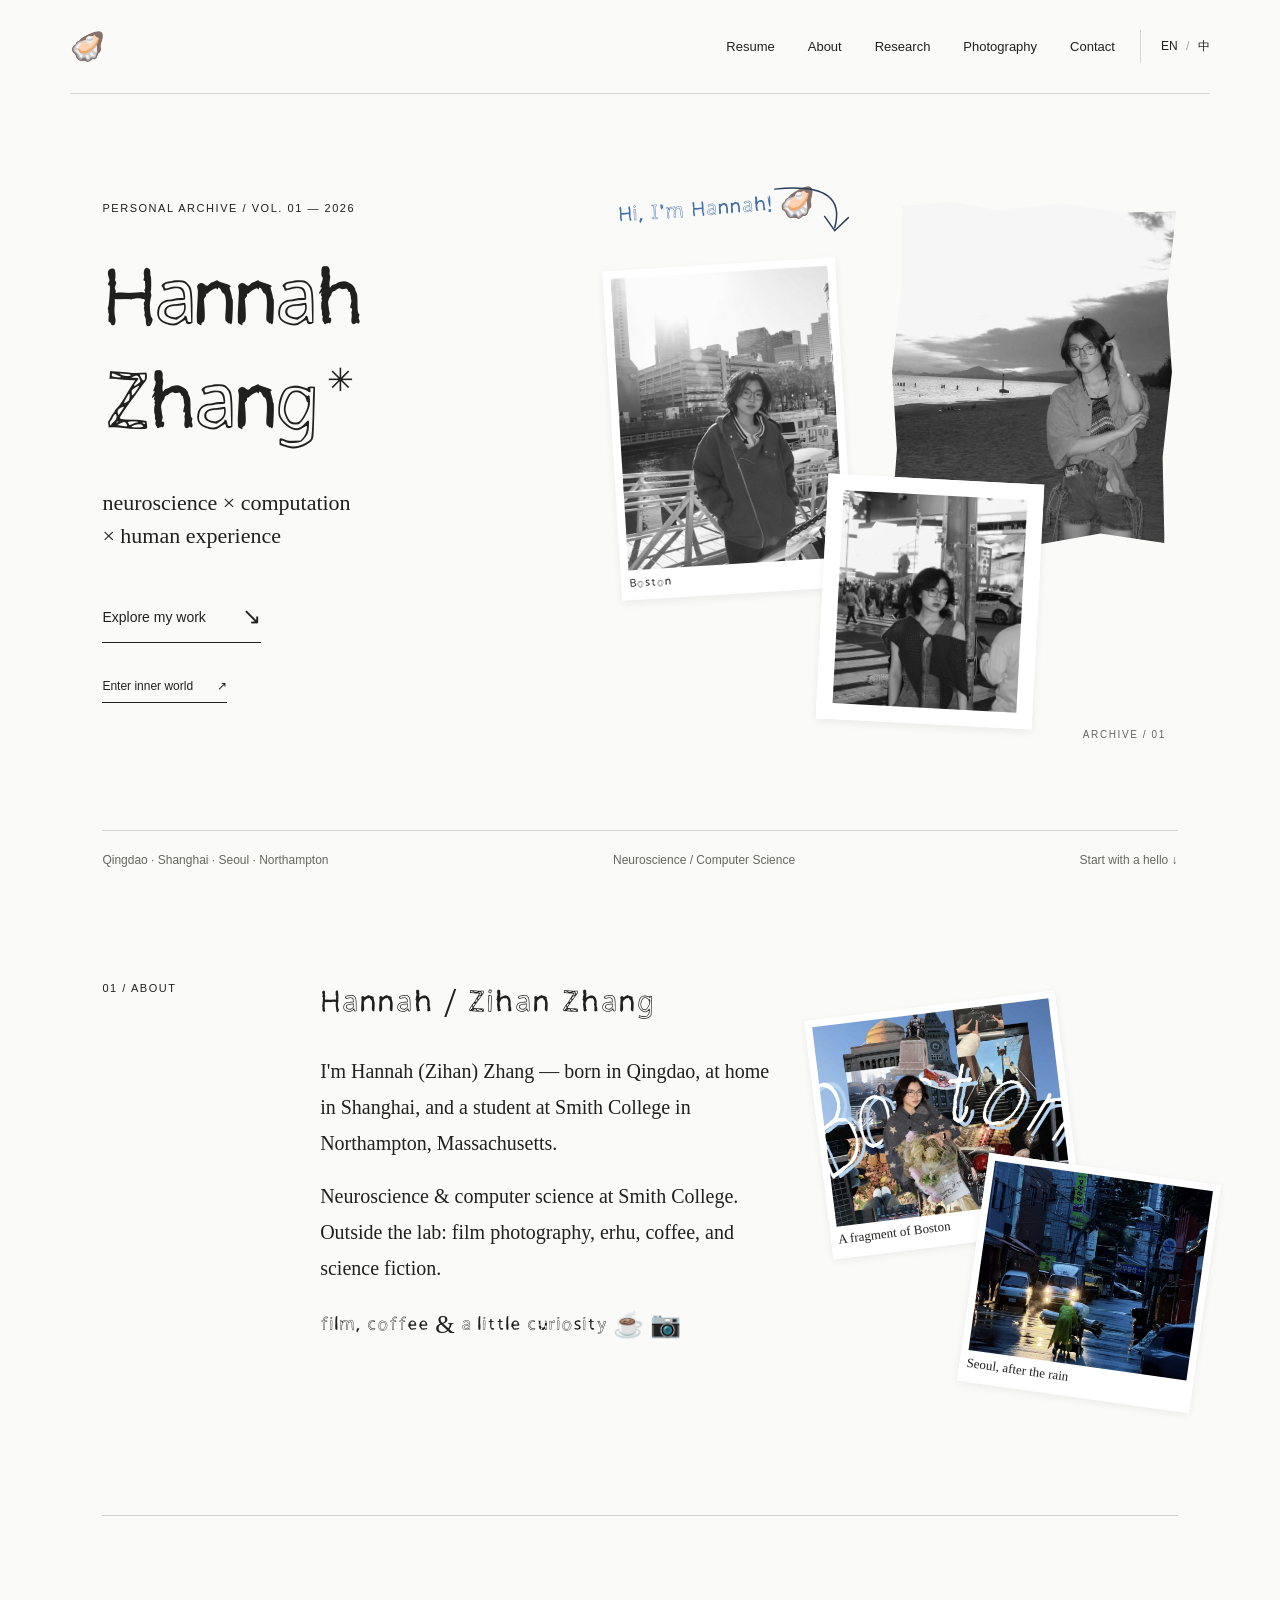
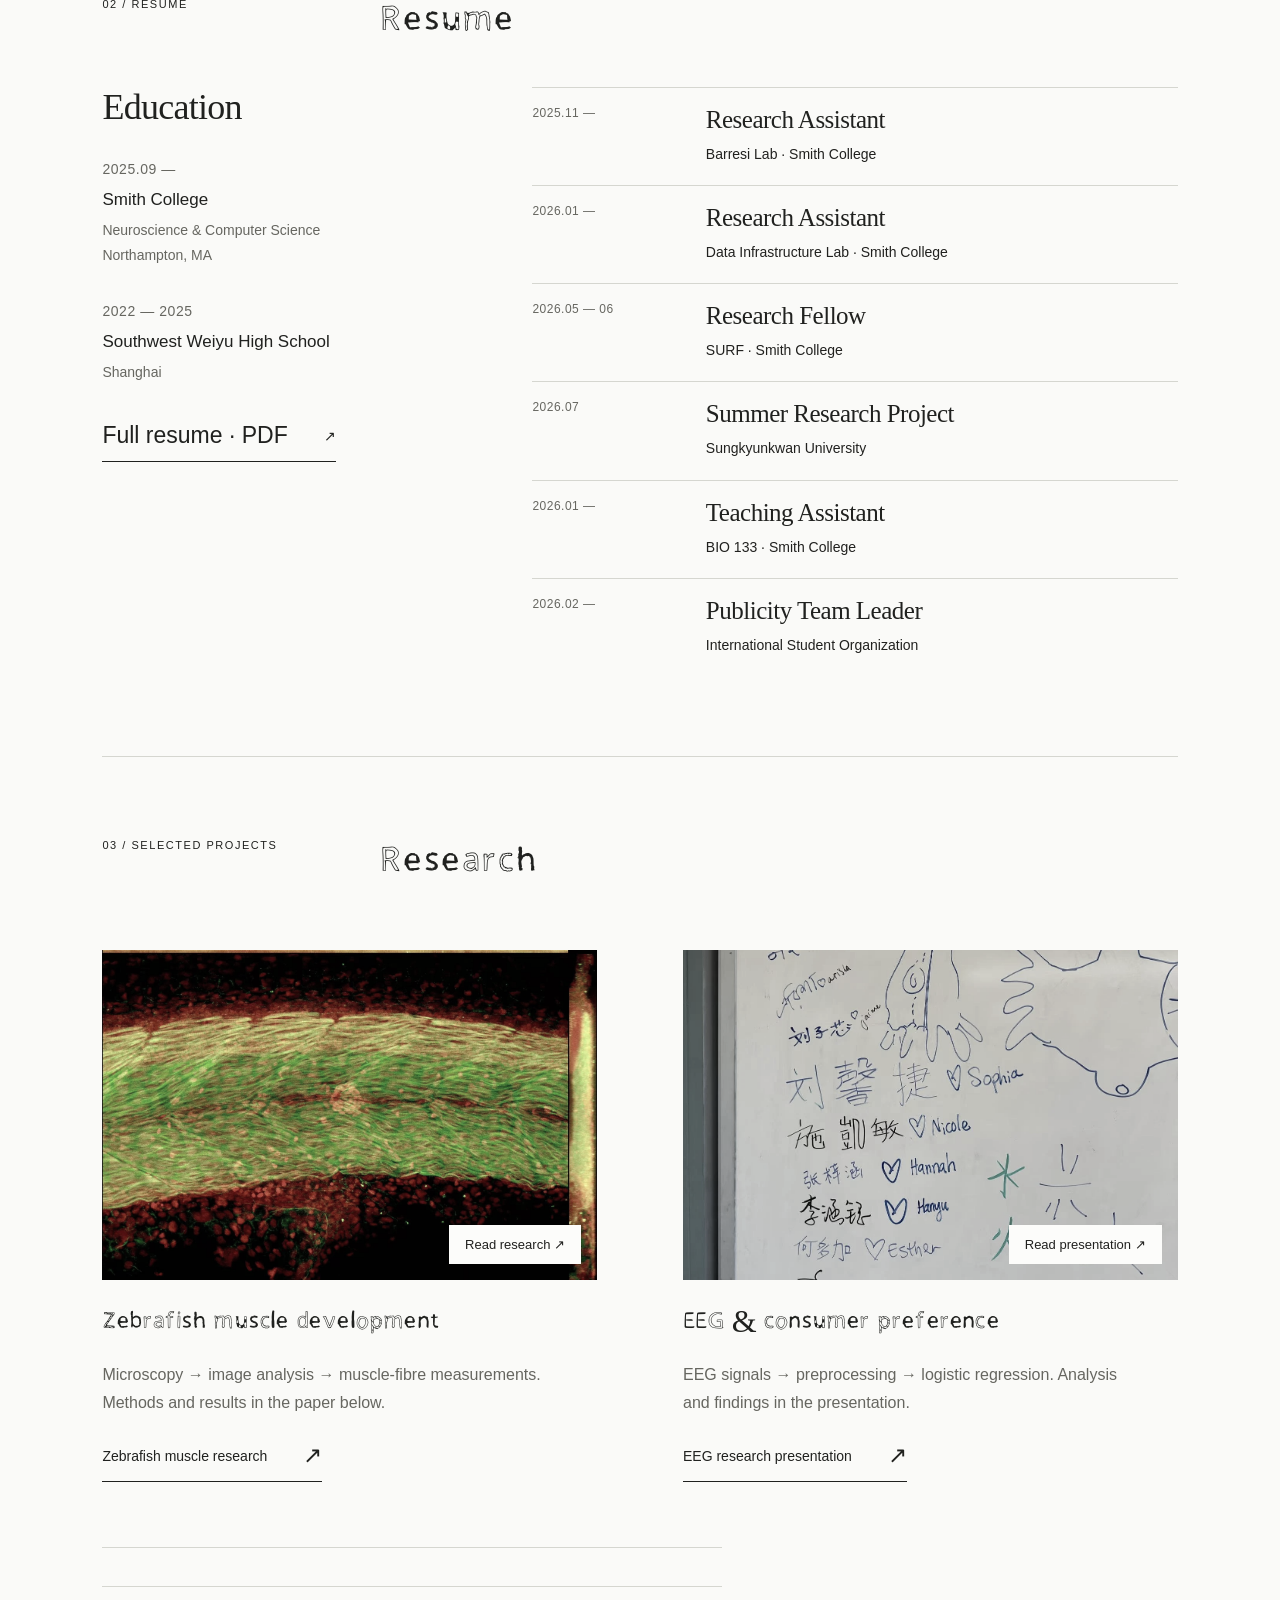
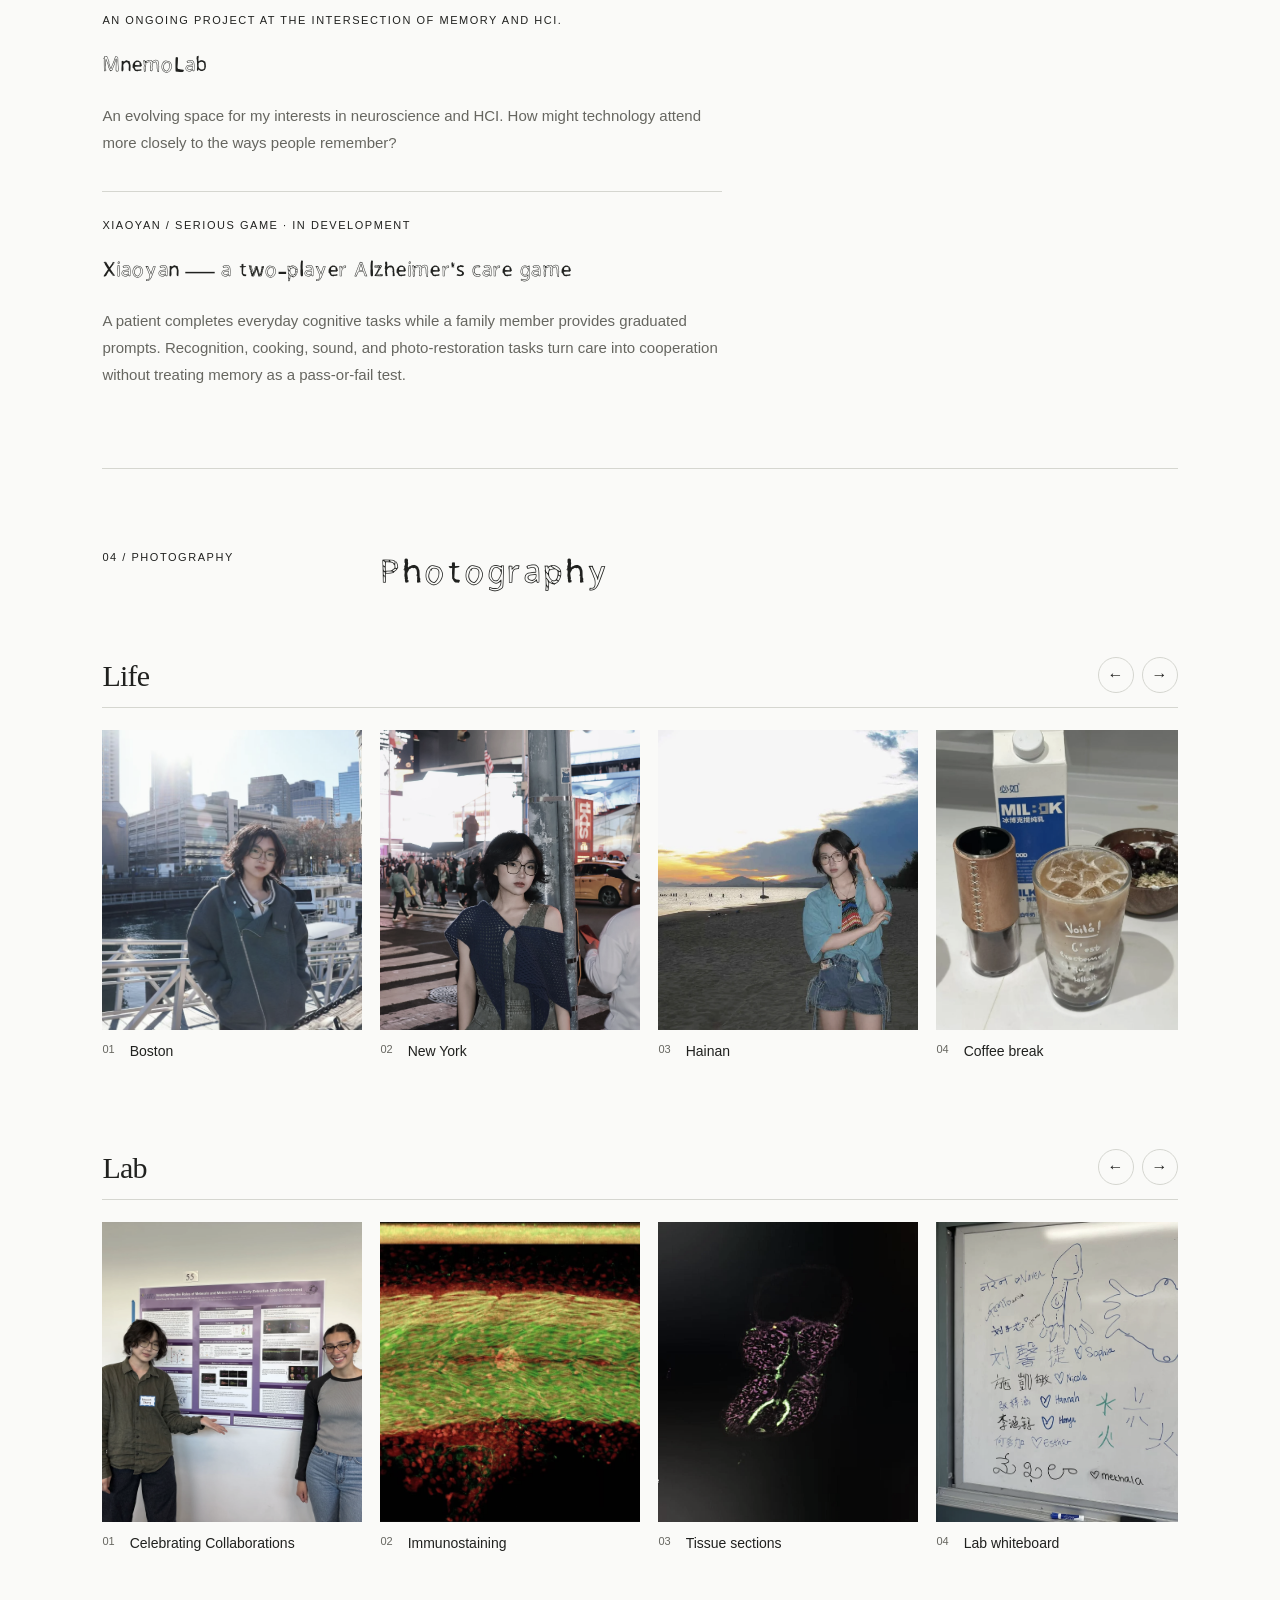
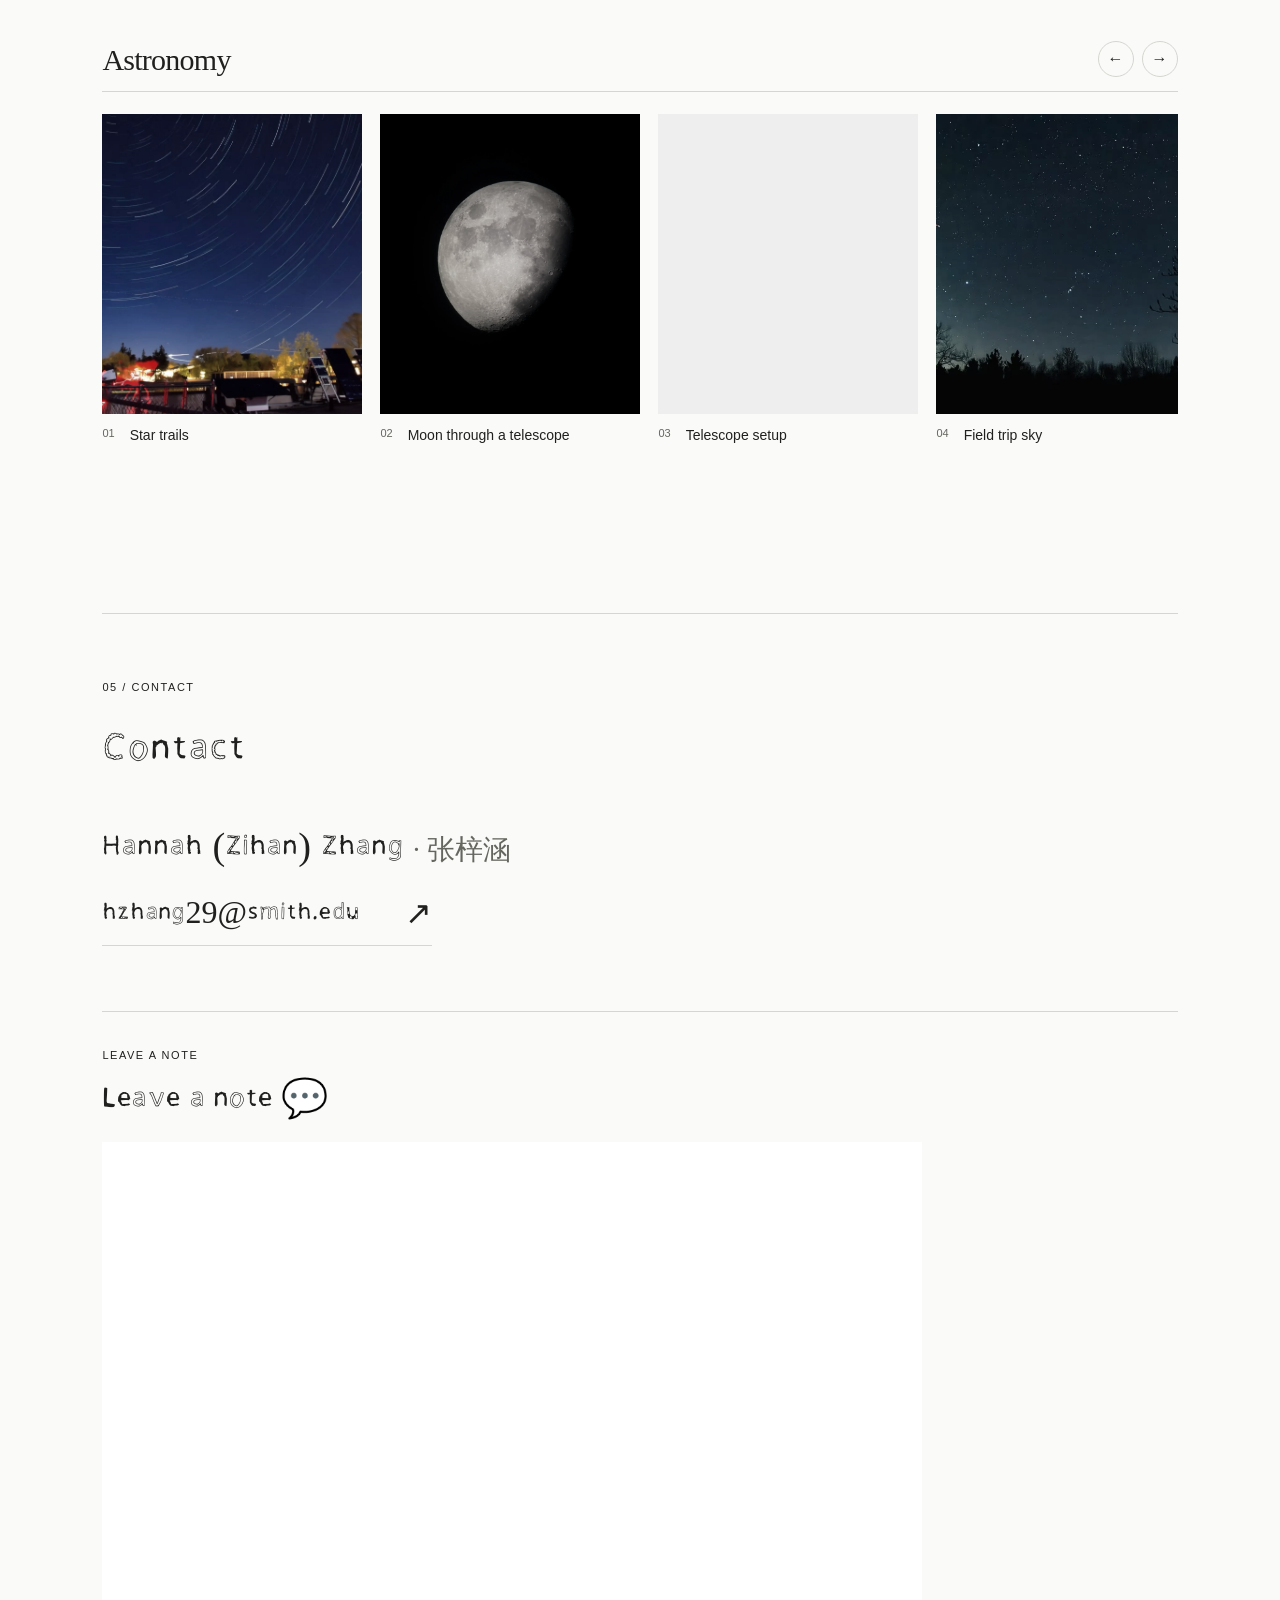
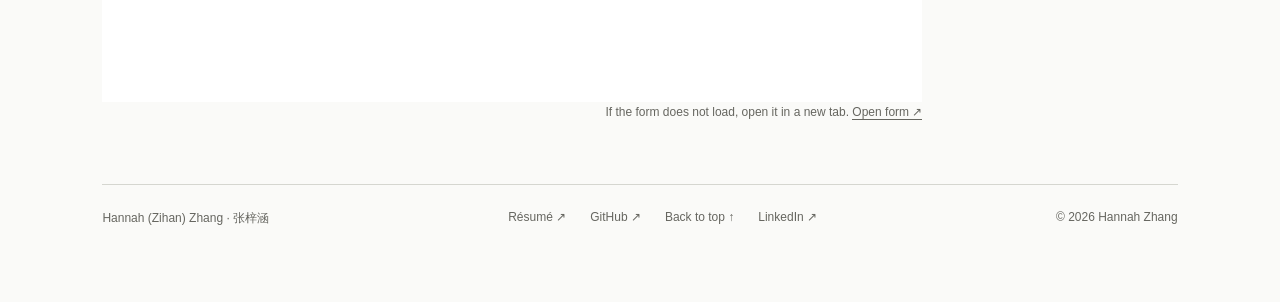
<file: index.html>
<!doctype html>
<html lang="en"><head><meta charset="utf-8"><meta name="viewport" content="width=device-width,initial-scale=1"><meta name="description" content="Hannah (Zihan) Zhang — neuroscience, computer science, and human-computer interaction. Research, projects, and observations."><meta name="theme-color" content="#fafaf8"><title>Hannah Zhang — Research & Design</title><link rel="stylesheet" href="style.css?v=20260905-2"><script src="site.js?v=20260905-2" defer></script><script src="archive.js?v=20260905-2" defer></script></head><body><a class="skip" href="#main">Skip to content</a><div id="site"></div></body></html>
</file>
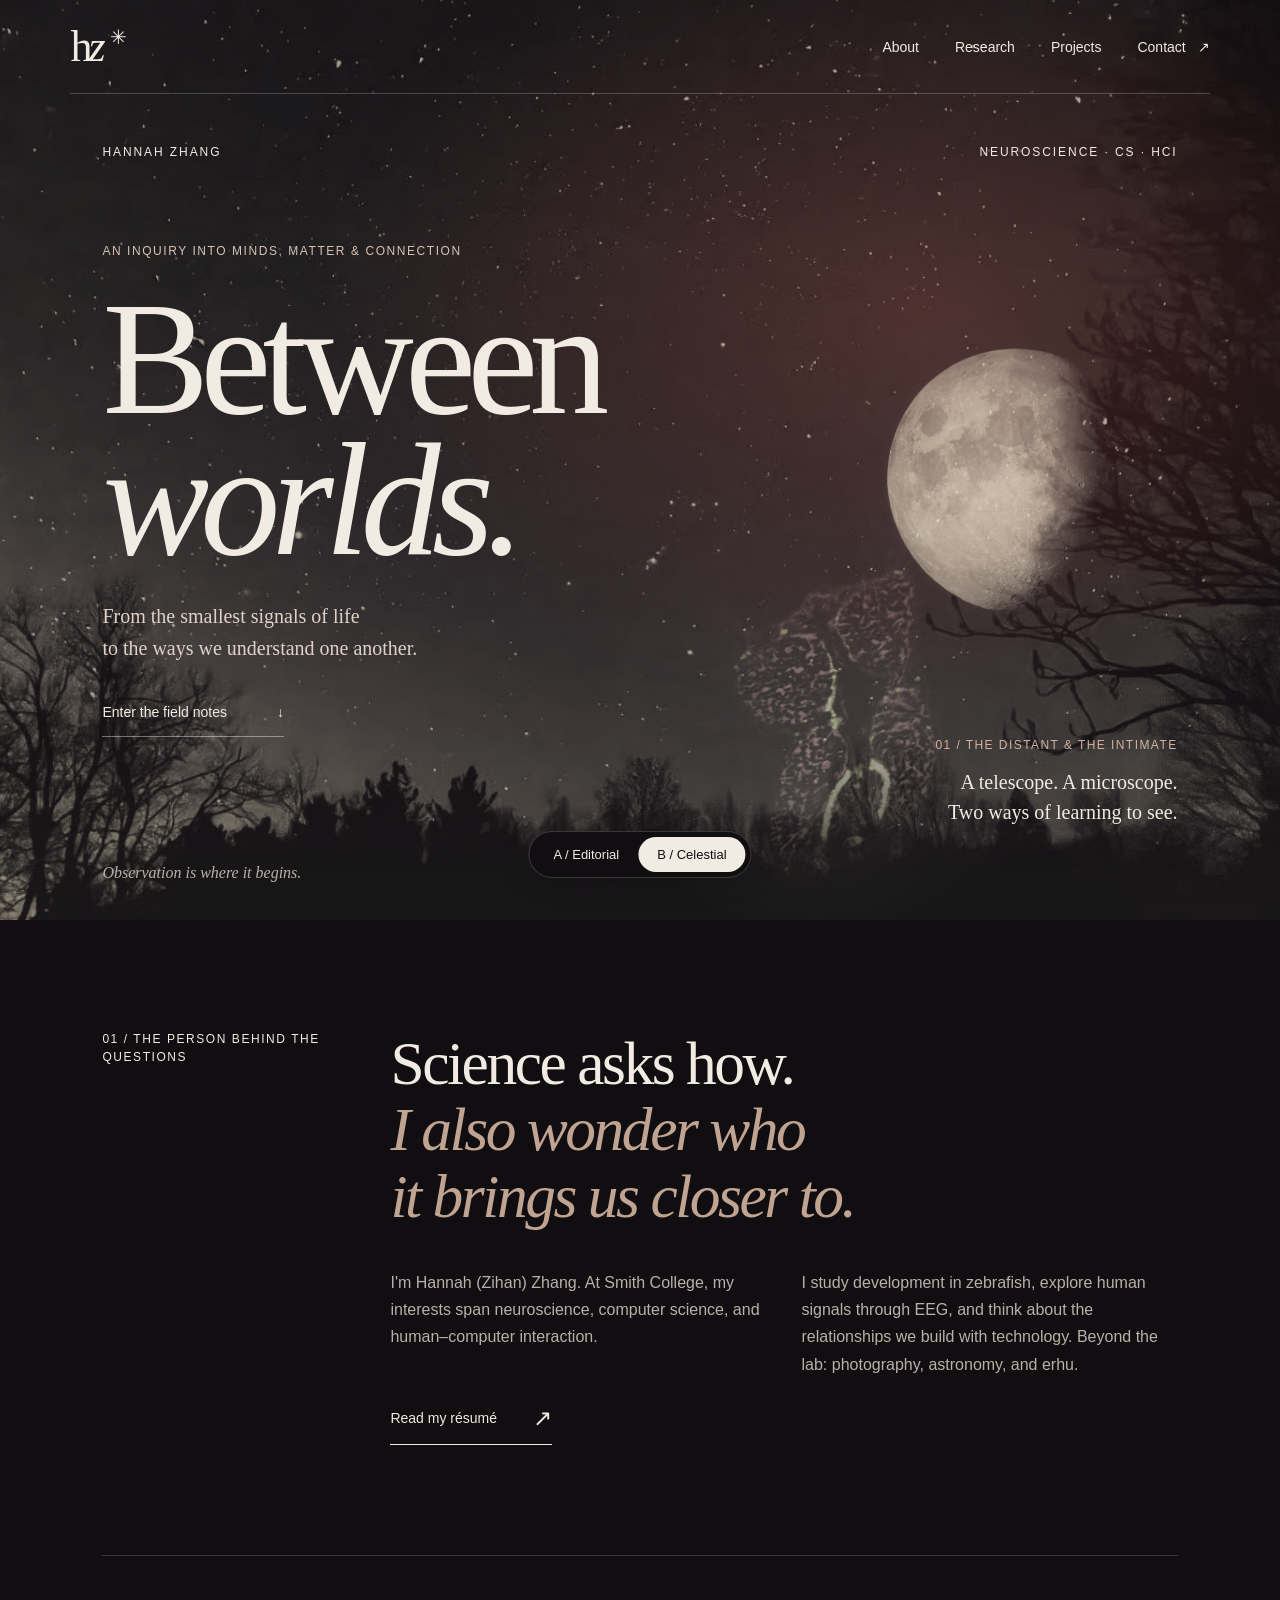
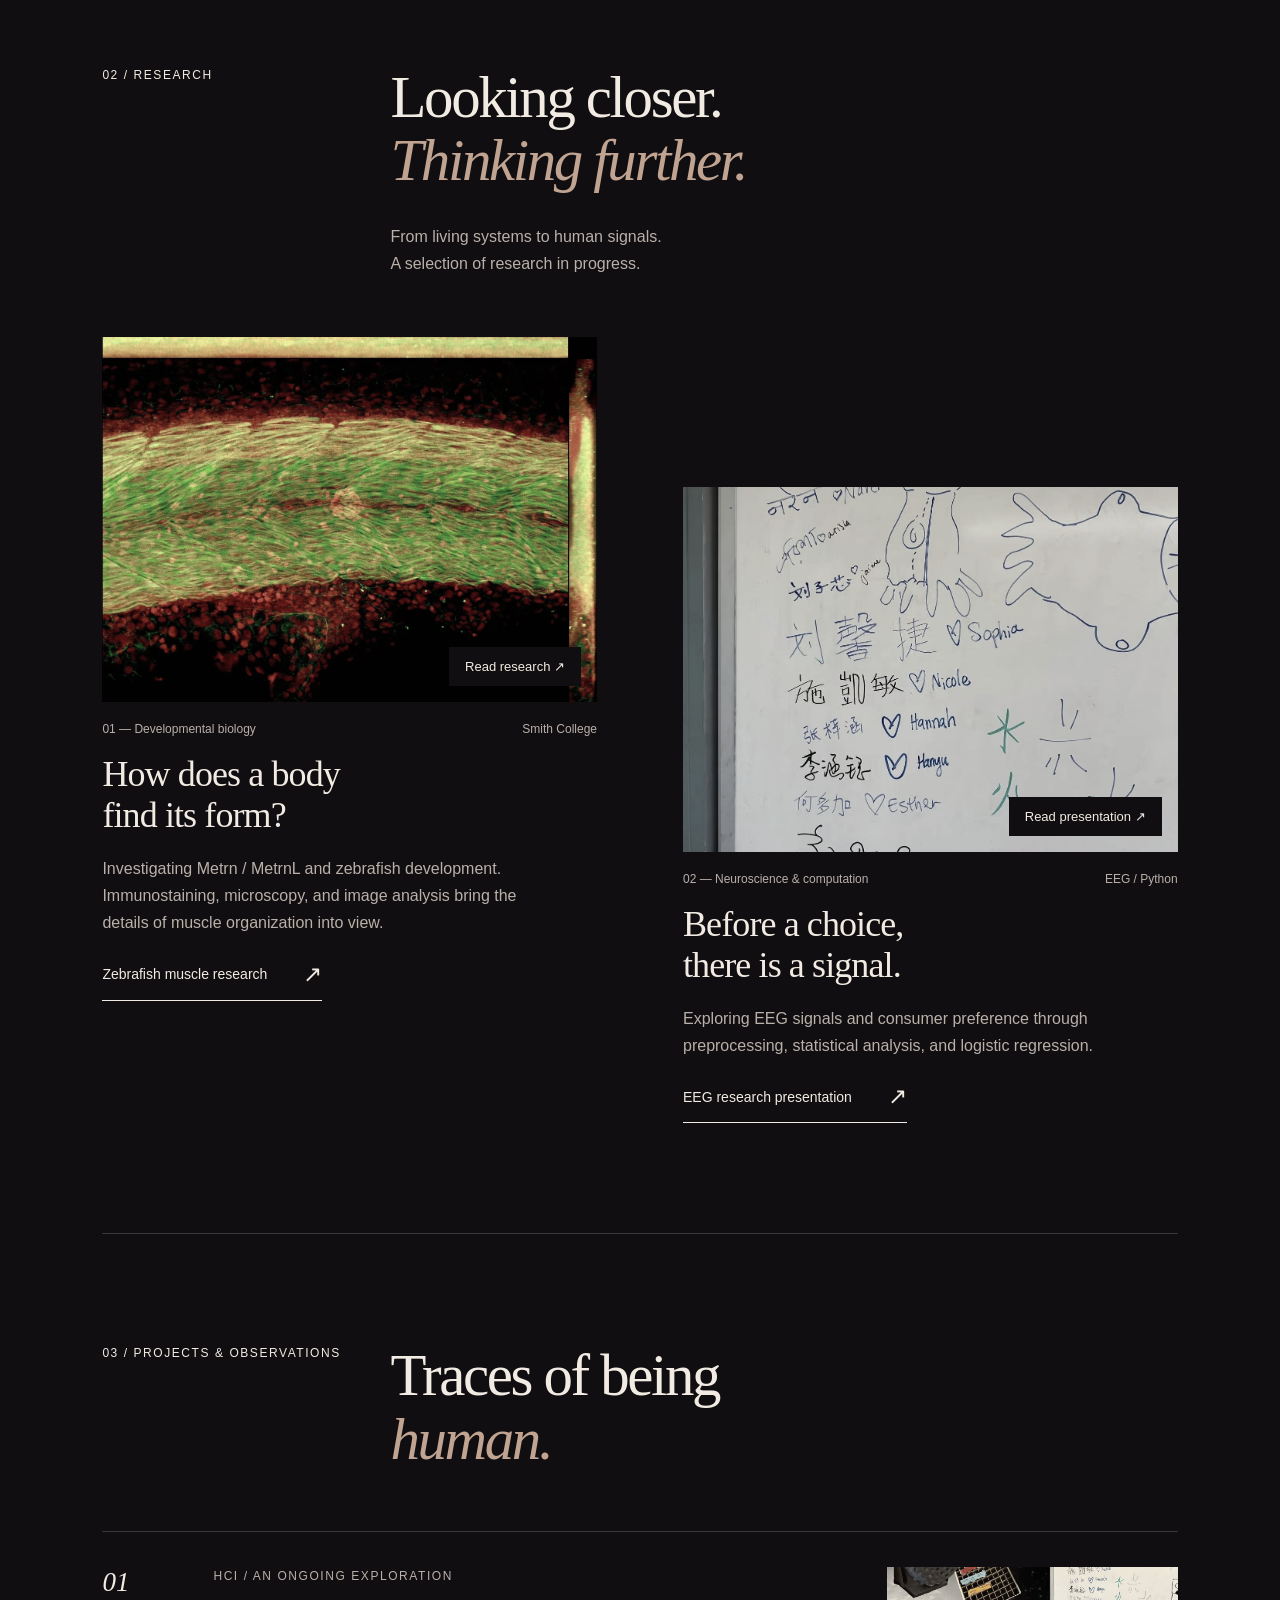
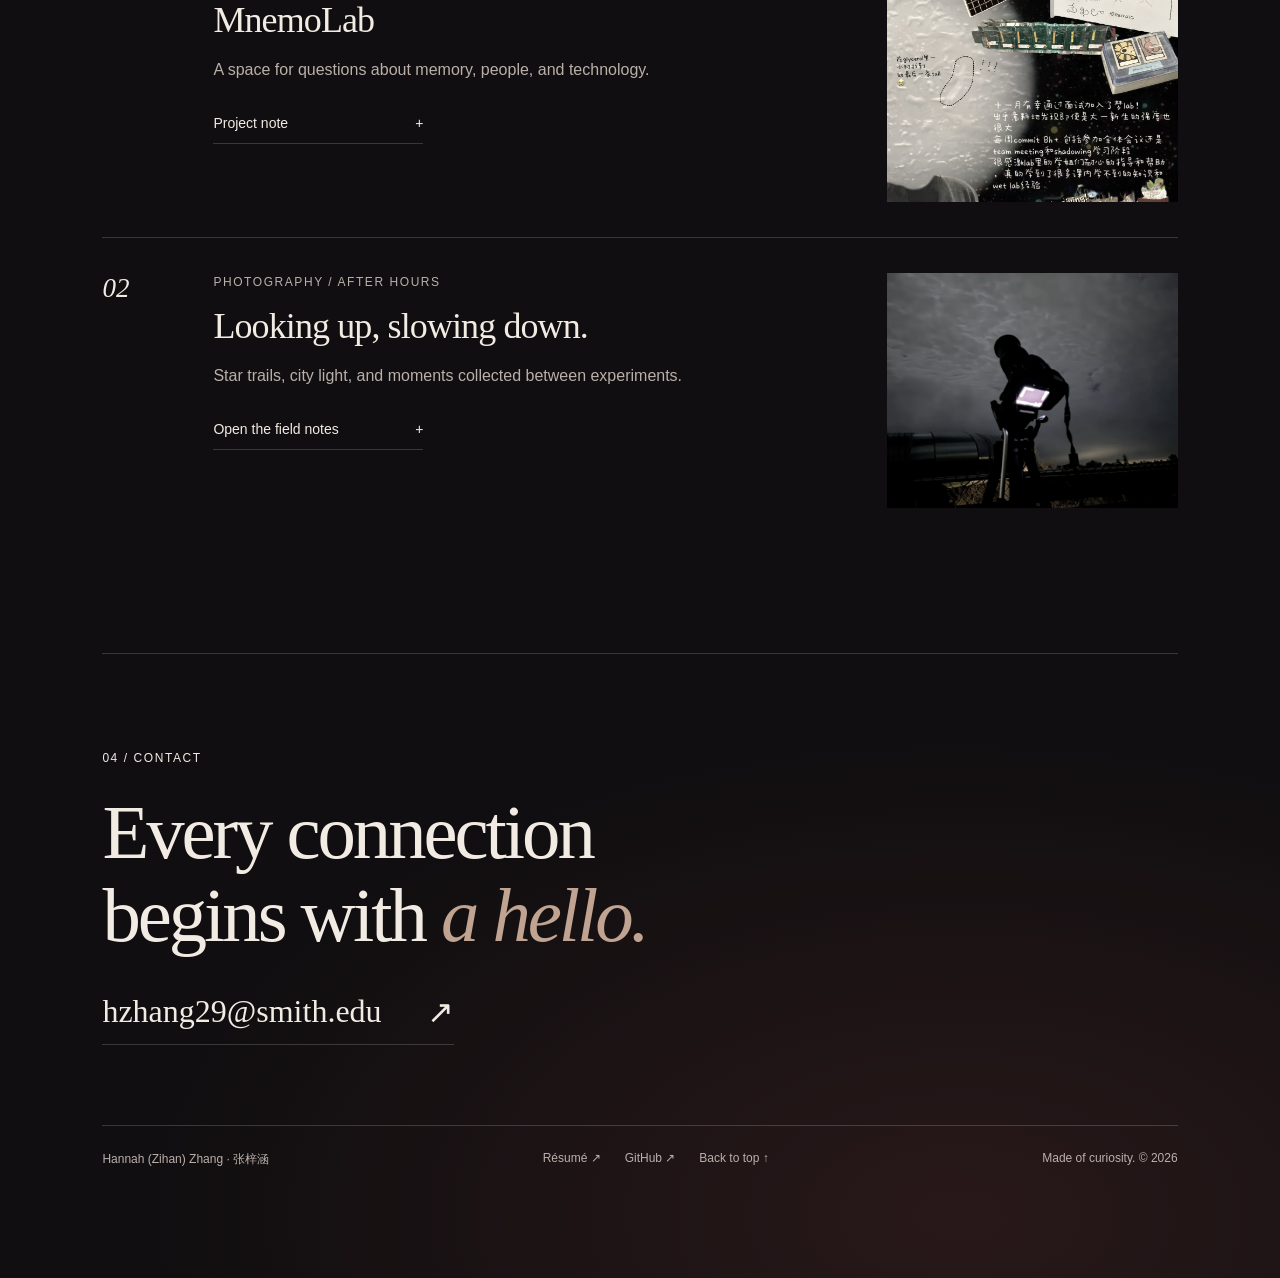
<file: sappho.html>
<!doctype html>
<html lang="en"><head><meta charset="utf-8"><meta name="viewport" content="width=device-width,initial-scale=1"><meta name="description" content="Hannah (Zihan) Zhang — neuroscience, computer science, and human-computer interaction. Research, projects, and observations."><meta name="theme-color" content="#fafaf8"><title>Hannah Zhang — Research & Design</title><link rel="stylesheet" href="style.css?v=20260905-2"><script src="site.js?v=20260905-2" defer></script></head><body><a class="skip" href="#main">Skip to content</a><div id="site"></div></body></html>
</file>
<file: style.css>
:root{--paper:#fafaf8;--ink:#20211f;--muted:#686b66;--line:#d5d6d0;--accent:#283d5c;font-family:Arial,Helvetica,sans-serif;color:var(--ink);background:var(--paper);font-synthesis:none}*{box-sizing:border-box}html{scroll-behavior:smooth;scroll-padding-top:100px}body{margin:0}a{color:inherit;text-decoration:none}a:hover{opacity:.7}a:focus-visible,summary:focus-visible{outline:2px solid #a35439;outline-offset:6px}img{display:block;width:100%;height:100%;object-fit:cover}p{font-size:16px;line-height:1.7}h1,h2,h3,p,figure{margin:0}h1,h2,h3{font-weight:400}h2{font-family:Georgia,'Times New Roman',serif;font-size:clamp(40px,4.6vw,72px);line-height:1.08;letter-spacing:-.04em}h2 em,h3 em{font-weight:400}h3{font:36px/1.12 Georgia,serif;letter-spacing:-.025em}header{height:94px;display:flex;align-items:center;justify-content:space-between;margin:0 5.5%;border-bottom:1px solid var(--line);position:relative;z-index:5}nav{display:flex;gap:36px;font-size:14px}nav span{margin-left:8px}.wordmark{font:44px/.8 Georgia,serif;letter-spacing:-5px}.wordmark span{font-style:italic}.wordmark sup{font-size:20px;vertical-align:top;margin-left:8px;letter-spacing:0}.edition-switch{position:fixed;bottom:22px;left:50%;transform:translateX(-50%);display:flex;z-index:20;background:var(--paper);border:1px solid var(--line);border-radius:40px;padding:5px;box-shadow:0 5px 30px #0002;white-space:nowrap;font-size:13px}.edition-switch a{padding:10px 19px;border-radius:25px}.edition-switch a[aria-current]{background:var(--ink);color:var(--paper)}.eyebrow{text-transform:uppercase;letter-spacing:.13em;font-size:12px;line-height:1.5}.hand{font-family:'Bradley Hand','Segoe Print','Comic Sans MS',cursive;font-size:22px;color:var(--accent)}.text-link{display:inline-flex;gap:36px;align-items:center;font-size:14px;padding:12px 0;border-bottom:1px solid currentColor}.text-link span{font-size:23px}.section{margin:0 8%;padding:110px 0;border-bottom:1px solid var(--line)}.skip{position:fixed;top:-100px;z-index:99;background:white;color:black;padding:12px}.skip:focus{top:0}.editorial-hero{padding:76px 8% 0;display:grid;grid-template-columns:43% 57%;min-height:calc(100svh - 94px);align-items:center}.intro{position:relative;padding-bottom:60px}.intro h1{font-family:Georgia,serif;line-height:.84;letter-spacing:-.07em;font-size:clamp(78px,8.6vw,137px);margin:36px 0 26px}.intro h1 span{font-style:italic}.intro h1 sup{font-size:44px;vertical-align:top;display:inline-block;transform:translate(13px,10px)}.hero-sub{font-family:Georgia,serif;font-size:20px;line-height:1.45;margin-bottom:24px}.intro-note{display:block;transform:rotate(-5deg);margin-top:35px;font-size:19px}.collage{height:540px;position:relative;margin-left:15px}.piece{position:absolute;background:#fff;box-shadow:0 3px 8px #0001;filter:grayscale(1);transition:filter .4s,transform .4s}.piece:hover{filter:grayscale(0);z-index:4;transform:rotate(0deg) scale(1.04)}.piece img{object-fit:cover}.portrait{width:43%;height:315px;top:67px;left:9%;transform:rotate(-7deg);padding:8px 8px 30px}.portrait figcaption{font:13px Georgia,serif;padding-top:8px}.snow{width:45%;height:326px;right:0;top:20px;transform:rotate(7deg);clip-path:polygon(0 2%,18% 0,25% 2%,55% 0,70% 2%,100% 0,98% 25%,100% 50%,98% 76%,100% 100%,76% 98%,40% 100%,0 98%)}.film{width:38%;height:240px;left:43%;top:273px;transform:rotate(6deg);padding:7px;z-index:2}.fish{width:31%;height:177px;top:332px;left:5%;transform:rotate(-9deg);padding:7px 7px 23px;z-index:3}.fish img{object-position:50% 45%}.fish figcaption{font:12px Georgia,serif;padding-top:5px}.top-note{position:absolute;left:1%;top:0;transform:rotate(-5deg)}.collage svg{position:absolute;width:95px;left:30%;top:0;color:var(--accent);z-index:5}.bottom-note{position:absolute;bottom:0;left:4%;transform:rotate(-4deg);font-size:18px}.collage-star{position:absolute;right:-5%;bottom:45px;font-size:60px;color:var(--accent);transform:rotate(20deg)}.hero-baseline{grid-column:1/-1;display:flex;justify-content:space-between;border-top:1px solid var(--line);margin-top:55px;padding:22px 0;font-size:12px;color:var(--muted);gap:20px}.about{display:grid;grid-template-columns:40% 1fr;gap:12%;align-items:center}.about-photo{transform:rotate(-3deg)}.about-photo img{height:430px;filter:grayscale(1);object-position:30%;border:12px solid white}.about-photo .hand{display:block;text-align:center;margin-top:17px}.about-copy h2{margin:22px 0 27px}.about-copy p:not(.eyebrow){margin-bottom:20px;color:var(--muted)}.section-heading{display:grid;grid-template-columns:24% 1fr;align-items:start;gap:30px}.section-heading>p:last-child:not(.eyebrow){grid-column:2;color:var(--muted)}.research-grid{display:grid;grid-template-columns:1fr 1fr;gap:8%;margin-top:60px}.research-card.second{margin-top:130px}.image-link{position:relative;display:block;height:330px;overflow:hidden}.image-link img{transition:transform .6s;filter:grayscale(1)}.image-link:hover img{transform:scale(1.035);filter:grayscale(0)}.image-action{position:absolute;right:16px;bottom:16px;background:var(--paper);color:var(--ink);font-size:13px;padding:12px 16px}.card-meta{display:flex;justify-content:space-between;gap:14px;font-size:12px;color:var(--muted);margin:20px 0 18px}.research-card h3{margin-bottom:20px}.research-card p{max-width:460px;color:var(--muted);margin-bottom:12px}.project-list{margin-top:60px}.project-list article{padding:35px 0;border-top:1px solid var(--line);display:grid;grid-template-columns:8% 1fr 27%;gap:25px}.project-number{font:italic 27px Georgia,serif}.project-list h3{margin:15px 0}.project-list p{color:var(--muted);max-width:480px}.project-list article>img{height:235px;filter:grayscale(1)}details{margin-top:20px;max-width:550px}summary{cursor:pointer;list-style:none;font-size:14px;display:flex;justify-content:space-between;width:210px;padding:12px 0;border-bottom:1px solid var(--line)}summary::-webkit-details-marker{display:none}details[open] summary span{transform:rotate(45deg)}details>p{padding-top:16px}.mini-gallery{display:grid;grid-template-columns:repeat(3,1fr);gap:8px;margin-top:16px}.mini-gallery img{height:120px}footer{padding:95px 8% 110px}footer h2{margin:25px 0 35px;font-size:clamp(45px,6vw,90px)}.email{font:clamp(19px,2.5vw,36px) Georgia,serif;border-bottom:1px solid var(--line);padding-bottom:13px;display:inline-flex;gap:45px}.footer-bottom{margin-top:80px;display:flex;flex-wrap:wrap;justify-content:space-between;gap:30px;border-top:1px solid var(--line);padding-top:25px;font-size:12px;color:var(--muted)}.footer-bottom div{display:flex;gap:24px}
/* Celestial: a distinct, immersive visual composition. */
.cosmic{--paper:#100e10;--ink:#f2ebe3;--muted:#bab0aa;--line:#ffffff2c;--accent:#d1a995;background:var(--paper);color:var(--ink)}.cosmic header{position:absolute;left:0;right:0;margin:0 5.5%;border-bottom-color:#ffffff35}.cosmic .wordmark{letter-spacing:-4px}.cosmic-hero{height:920px;min-height:100svh;max-height:1200px;position:relative;overflow:hidden;background:#100e10}.sky{position:absolute;inset:0;object-fit:cover;filter:sepia(.8) saturate(.65);opacity:.6;object-position:center 25%;transform:scale(1.07)}.nebula{position:absolute;inset:0;background:radial-gradient(ellipse at 72% 34%,#8f403761 0%,transparent 47%),linear-gradient(180deg,#130a1633 20%,#190e1666 65%,#100e10 100%);mix-blend-mode:screen}.cosmic-kicker{position:absolute;top:145px;left:8%;right:8%;display:flex;justify-content:space-between;font-size:12px;letter-spacing:.16em;text-transform:uppercase;z-index:3}.cosmic-title{position:relative;z-index:3;padding:242px 8% 0;pointer-events:none}.cosmic-title .eyebrow{color:#d6c3b7}.cosmic-title h1{font-family:Georgia,serif;font-size:clamp(96px,12.5vw,186px);font-weight:400;letter-spacing:-.055em;line-height:.88;margin:29px 0}.cosmic-title h1 em{font-weight:400}.cosmic-title>p:not(.eyebrow){font:20px/1.6 Georgia,serif;color:#e0d2c9}.cosmic-cta{display:inline-flex;gap:50px;align-items:center;font-size:14px;border-bottom:1px solid #ffffff66;padding:16px 0;margin-top:24px;pointer-events:auto}.moon{position:absolute;right:-7%;top:215px;width:56%;height:550px;object-fit:contain;mix-blend-mode:screen;filter:sepia(.45);opacity:.83;transform:rotate(-17deg);mask-image:linear-gradient(to bottom,black 70%,transparent)}.cell{position:absolute;width:43%;height:460px;left:45%;bottom:-15px;object-fit:cover;mix-blend-mode:screen;opacity:.55;filter:sepia(.65) saturate(.8);mask-image:radial-gradient(ellipse,#000 15%,transparent 67%);transform:rotate(-26deg)}.cosmic-caption{position:absolute;right:8%;bottom:93px;z-index:4;text-align:right}.cosmic-caption span{font-size:12px;letter-spacing:.12em;text-transform:uppercase;color:#d0b2a1}.cosmic-caption p{font:20px/1.5 Georgia,serif;margin-top:14px}.orbit-caption{position:absolute;left:8%;bottom:38px;font:italic 16px Georgia,serif;color:var(--muted)}.cosmic-about{display:grid;grid-template-columns:24% 1fr;gap:30px}.cosmic-about h2{font-size:clamp(40px,4.8vw,75px)}.cosmic-about h2 em{color:#c0a491}.about-columns{display:grid;grid-template-columns:1fr 1fr;gap:35px;margin:40px 0 15px}.about-columns p{color:var(--muted)}.cosmic .research{position:relative}.cosmic .research .section-heading h2 em,.cosmic .projects h2 em{color:#c0a491}.cosmic .image-link img{filter:saturate(.5)}.cosmic .image-link{height:365px}.cosmic .research-card.second{margin-top:150px}.cosmic .project-list article>img{filter:sepia(.25) saturate(.6)}.cosmic footer{background:radial-gradient(ellipse at 75% 90%,#4e282766,transparent 60%)}.cosmic footer h2 em{color:#c0a491}
@media(min-width:1600px){.editorial-hero,.section,footer{max-width:1440px;margin-left:auto;margin-right:auto}.editorial-hero{padding-left:80px;padding-right:80px}.collage{height:600px;transform:scale(1.08);transform-origin:center}.section,footer{padding-left:80px;padding-right:80px}}
@media(max-width:1000px){header{height:80px}.editorial-hero{padding-top:70px;grid-template-columns:43% 57%;padding-left:6%;padding-right:6%}.intro h1{font-size:90px}.collage{transform:scale(.87);transform-origin:center;min-width:360px;margin-left:-20px}.hero-sub{font-size:18px}.hero-baseline{font-size:12px}.section{margin:0 6%;padding:80px 0}.about{gap:7%}.about-photo img{height:340px}.section-heading{grid-template-columns:20% 1fr}.cosmic-title{padding-top:245px}.cosmic-title h1{font-size:130px}.cosmic-hero{height:890px}.cosmic-kicker{top:120px}.moon{right:-13%;width:65%}.cosmic-about{grid-template-columns:1fr}.cosmic-about>div{padding-top:18px}.research-grid{gap:5%}.card-meta{flex-direction:column;gap:5px}.image-link,.cosmic .image-link{height:280px}.project-list article{grid-template-columns:5% 1fr 28%;gap:20px}}
@media(max-width:650px){html{scroll-padding-top:25px}header{margin:0 6%;height:76px}.wordmark{font-size:35px}nav{gap:15px;font-size:12px}nav span{display:none}.editorial-hero{display:flex;flex-direction:column;padding:46px 6% 0;align-items:stretch}.intro{padding:0}.intro h1{font-size:94px;margin-top:28px}.intro h1 br{display:none}.intro h1 span{display:block}.intro h1 sup{position:absolute;left:245px;top:97px;font-size:36px}.hero-sub{font-size:19px}.intro-note{position:absolute;right:0;bottom:10px;font-size:15px;width:105px}.collage{width:100%;height:475px;min-width:0;margin:45px 0 0;transform:none}.portrait{height:275px;left:5%;top:67px}.snow{height:265px;width:48%;right:2%;top:38px}.film{height:193px;top:243px}.fish{height:155px;top:288px;left:2%;width:36%}.bottom-note{bottom:0;font-size:16px}.collage-star{right:0;bottom:14px;font-size:46px}.top-note{font-size:20px}.hero-baseline{margin-top:30px;flex-wrap:wrap;gap:12px;line-height:1.6}.hero-baseline a{width:100%}.section{padding:65px 0;margin:0 6%}.about{display:flex;flex-direction:column-reverse;gap:40px}.about-photo{width:90%}.about-photo img{height:290px}.about-copy h2{font-size:45px}.section-heading{display:block}.section-heading .eyebrow{margin-bottom:25px}.section-heading>p:last-child:not(.eyebrow){margin-top:25px}.research-grid{grid-template-columns:1fr;gap:55px;margin-top:35px}.research-card.second,.cosmic .research-card.second{margin-top:0}.image-link,.cosmic .image-link{height:285px}.card-meta{flex-direction:row;font-size:11px}h3{font-size:33px}.project-list{margin-top:35px}.project-list article{grid-template-columns:26px 1fr;gap:14px}.project-list article>img{grid-column:2;height:220px}.project-list h3{font-size:30px}.mini-gallery{grid-template-columns:1fr 1fr}.mini-gallery img{height:120px}footer{padding:65px 6% 120px}.footer-bottom{margin-top:55px;display:flex;flex-direction:column;gap:24px}.edition-switch{bottom:16px}.edition-switch a{padding:10px 17px}.cosmic header{margin:0 6%}.cosmic-kicker{top:108px;left:6%;right:6%;font-size:10px;letter-spacing:.08em}.cosmic-hero{height:860px;min-height:100svh;max-height:none}.cosmic-title{padding:210px 6% 0}.cosmic-title h1{font-size:clamp(86px,22vw,125px);margin-top:28px}.cosmic-title .eyebrow{font-size:10px;letter-spacing:.09em}.cosmic-title>p:not(.eyebrow){font-size:17px;max-width:260px}.moon{top:345px;right:-27%;width:92%;height:430px;opacity:.52}.cell{width:95%;left:0;bottom:10px;height:330px;opacity:.48}.cosmic-caption{right:6%;bottom:69px}.cosmic-caption p{font-size:17px}.cosmic-caption span{font-size:10px}.orbit-caption{left:6%;font-size:13px;bottom:25px}.cosmic-about h2{font-size:42px}.about-columns{grid-template-columns:1fr;gap:22px;margin-top:28px}.cosmic-about{gap:13px}.sky{object-position:55% center}.cosmic footer h2{font-size:45px}}
@media(prefers-reduced-motion:reduce){html{scroll-behavior:auto}*,*::before,*::after{transition:none!important}}
/* Hybrid reveal system: one concealed layer, a pointer-following aperture. */
.reveal-surface{--mx:50%;--my:50%;position:relative;isolation:isolate}.hidden-world{position:absolute;inset:0;overflow:hidden;pointer-events:none;z-index:7;background:#170d12;clip-path:circle(0 at var(--mx) var(--my));transition:clip-path .5s cubic-bezier(.2,.7,.2,1);filter:none}.is-peeking>.hidden-world,.word-peek>.hidden-world{clip-path:circle(145px at var(--mx) var(--my));transition:clip-path .15s ease-out}.is-open>.hidden-world{clip-path:circle(150% at 50% 50%);transition:clip-path .8s ease}.universe-sky{position:absolute;inset:0;filter:sepia(.9) saturate(.75);opacity:.7}.hidden-world:after{content:'';position:absolute;inset:0;background:radial-gradient(ellipse at 65% 35%,#8f393b70,transparent 70%);pointer-events:none}.universe-tissue{position:absolute;left:12%;bottom:12%;width:72%;height:43%;transform:rotate(-28deg);mix-blend-mode:screen;filter:sepia(.5) saturate(.65);mask-image:radial-gradient(ellipse,black 10%,transparent 70%)}.universe-moon{position:absolute;right:-9%;top:0;width:68%;height:65%;object-fit:contain;mix-blend-mode:screen;filter:sepia(.5);opacity:.8}.world-caption{position:absolute;z-index:2;left:10%;bottom:16%;right:5%;font:italic 31px/1.1 Georgia,serif;color:#f6e9df}.world-caption small{display:block;font:10px/1.5 Arial,sans-serif;letter-spacing:.13em;text-transform:uppercase;margin-top:15px}.reveal-toggle{position:absolute;bottom:-27px;right:0;z-index:10;border:0;border-bottom:1px solid #98988f;background:var(--paper);color:var(--ink);font:12px/1.5 Arial,sans-serif;padding:7px 0;cursor:pointer;display:flex;gap:20px}.reveal-toggle:focus-visible{outline:2px solid #6b443f;outline-offset:5px}.collage .bottom-note{bottom:16px}.collage .hidden-world{inset:25px 0 32px;transform:rotate(2deg);border-radius:2px}.about-world{inset:12px 12px 52px}.about-film{position:absolute;right:6%;top:14%;height:70%;width:45%;object-fit:cover;transform:rotate(12deg);filter:sepia(.4);mix-blend-mode:screen}.about-world .world-caption{font-size:26px}.about-photo .reveal-toggle{bottom:-25px}.research-inner{position:absolute;width:90%;height:110%;left:10%;top:-5%;mix-blend-mode:screen;object-fit:cover;filter:sepia(.6) saturate(.65);mask-image:radial-gradient(ellipse,black 10%,transparent 72%)}.research-world .world-caption{font-size:30px}.image-action{z-index:8}.discipline{cursor:crosshair;position:relative;display:inline-block;outline-offset:6px}.discipline:after{content:'';position:absolute;left:0;bottom:-3px;width:100%;height:6px;border-bottom:1px solid #674b49;transform:scaleX(0) rotate(-2deg);transform-origin:left;transition:transform .4s}.discipline:hover:after,.discipline:focus:after{transform:scaleX(1) rotate(-2deg)}.collage[data-world=biology] .universe-tissue{width:100%;height:80%;left:0;bottom:10%;opacity:1}.collage[data-world=biology] .universe-moon{opacity:.15}.collage[data-world=computation] .hidden-world{background-color:#171c25}.collage[data-world=computation] .world-caption:before{content:'signal → pattern → understanding';display:block;font:12px/1.8 monospace;margin-bottom:12px}.collage[data-world=human] .world-caption:before{content:'a space between you & me';display:block;font:15px/1.5 Georgia,serif;margin-bottom:12px}.project-reveal{position:relative;isolation:isolate;transition:color .4s,padding .4s}.project-reveal:before{content:'';position:absolute;inset:0;z-index:-1;background:linear-gradient(90deg,#1b1016e8,#321f2580),var(--project-world) center/cover;clip-path:inset(0 100% 0 0);transition:clip-path .65s ease}.project-reveal:hover:before,.project-reveal:focus-within:before{clip-path:inset(0)}.project-reveal:hover,.project-reveal:focus-within{color:#f5eee7;padding-left:20px;padding-right:20px}.project-reveal:hover p,.project-reveal:focus-within p{color:#d8cbc3}.constellation-line{position:relative;padding-bottom:14px}.constellation-line:after{content:'· ——— ✧ ——— ·';font:20px Georgia,serif;color:#674b49;position:absolute;left:0;bottom:-15px;white-space:nowrap;max-width:0;overflow:hidden;transition:max-width .8s}.constellation-line:hover:after,.constellation-line:focus:after{max-width:100%}#contact{position:relative;overflow:hidden}.contact-star{position:absolute;top:var(--cy,50%);left:var(--cx,90%);pointer-events:none;font-size:23px;color:#67534d;opacity:0;transition:opacity .4s;transform:translate(14px,10px)}#contact:hover .contact-star{opacity:.6}@media(max-width:650px){.is-peeking>.hidden-world,.word-peek>.hidden-world{clip-path:circle(105px at var(--mx) var(--my))}.is-open>.hidden-world{clip-path:circle(150% at 50% 50%)}.hero-baseline{margin-top:45px}.intro-note{max-width:105px}.world-caption{font-size:26px}.project-reveal:hover,.project-reveal:focus-within{padding-left:8px;padding-right:8px}.contact-star{display:none}}@media(prefers-reduced-motion:reduce){.contact-star{display:none}.hidden-world{transition:none!important}}
/* Personal archive — quieter typography, distinct editorial chapters. */
.editorial{--display:'Didot','Bodoni 72','Baskerville','Times New Roman',serif;--reading:'Baskerville','Iowan Old Style','Palatino Linotype',serif;--sans:'Avenir Next','Helvetica Neue',Arial,sans-serif;font-family:var(--sans);--paper:#fcfcfa;--ink:#21211f;--muted:#666660}.editorial h1,.editorial h2,.editorial h3,.editorial .email{font-family:var(--display);font-weight:400}.editorial h2{line-height:1.12;letter-spacing:-.035em;font-size:clamp(42px,4.5vw,68px)}.editorial h3{letter-spacing:-.025em}.editorial p{line-height:1.8}.editorial .eyebrow{font-family:var(--sans);font-size:11px;letter-spacing:.14em;line-height:1.6}.editorial .intro h1{font-size:clamp(90px,9vw,144px);line-height:.83;font-weight:400;letter-spacing:-.065em}.editorial .intro h1 span{font-style:normal}.editorial .hero-sub{font-family:var(--reading);font-size:22px;line-height:1.5}.editorial .hand{font-size:19px;color:#565e66}.editorial .intro-note{font-size:17px}.editorial nav{gap:25px;font-size:13px}.editorial header{gap:25px}.language-toggle{border:0;border-left:1px solid var(--line);background:none;padding:8px 0 8px 20px;color:inherit;font:12px var(--sans);cursor:pointer;white-space:nowrap}.language-toggle span{color:#a8a8a0;padding:0 5px}.editorial nav{margin-left:auto}.editorial .intro h1 sup{font-size:32px}.editorial .section{padding-top:125px;padding-bottom:125px}.editorial .about{row-gap:65px}.location-intro{display:grid;grid-template-columns:17% 43% 1fr;gap:35px;align-items:start}.location-copy h2{font-size:52px;margin-bottom:25px}.location-copy>p{font-family:var(--reading);font-size:20px;margin-bottom:17px}.location-route{font-size:10px;line-height:2;letter-spacing:.1em;margin-top:30px}.location-route span{color:#9c9c91;margin:0 3px}.location-photos{position:relative;height:430px;margin-top:25px}.location-photos figure{position:absolute;border:7px solid #fff;background:#fff;box-shadow:0 2px 9px #0001}.location-photos .city-one{height:240px;width:70%;top:0;left:0;transform:rotate(-7deg)}.location-photos .city-two{height:230px;width:65%;top:163px;right:-8%;transform:rotate(8deg)}.location-photos img{height:calc(100% - 25px);filter:saturate(.7)}.location-photos figcaption{font-family:var(--reading);font-size:13px;line-height:25px}.daily-notes{grid-column:1/-1;display:grid;grid-template-columns:repeat(3,1fr);gap:45px;border-top:1px solid var(--line);padding-top:42px}.daily-notes h3{font-size:30px;margin:18px 0}.daily-notes p:not(.eyebrow){color:var(--muted);font-size:15px}.archive-research{margin-top:65px;padding-top:38px;border-top:1px solid var(--line);display:grid;grid-template-columns:repeat(3,1fr);gap:35px}.archive-research h3{font-size:29px;margin:20px 0}.archive-research p:not(.eyebrow){font-size:15px;color:var(--muted)}.photo-editorial{display:grid;grid-template-columns:repeat(12,1fr);gap:65px 35px;margin-top:65px;align-items:start}.gallery-frame{grid-column:span 4}.gallery-frame.wide{grid-column:span 7}.gallery-frame.tall{grid-column:span 5}.gallery-frame:nth-child(3){grid-column:2/span 4}.gallery-frame:nth-child(4){grid-column:7/span 5;margin-top:100px}.gallery-frame:nth-child(5){grid-column:span 7}.gallery-frame:nth-child(6){grid-column:span 4;margin-top:50px}.gallery-frame img{height:420px;filter:saturate(.6);transition:filter .4s}.gallery-frame a:hover{opacity:1}.gallery-frame a:hover img{filter:saturate(1)}.gallery-frame.wide img{height:330px}.gallery-frame.moon-frame img{height:380px;object-fit:contain;background:#08090a}.gallery-frame figcaption{padding-top:18px}.gallery-frame figcaption>span{font-size:11px;letter-spacing:.09em;text-transform:uppercase;color:var(--muted)}.gallery-frame figcaption p{font:23px/1.4 var(--reading);margin-top:8px}.cv-layout{display:grid;grid-template-columns:30% 1fr;gap:10%;margin-top:65px}.cv-layout h4{font-size:17px;font-weight:500;margin:8px 0}.cv-layout aside>p{color:var(--muted);font-size:14px}.cv-date{font-size:12px;letter-spacing:.04em;color:var(--muted)}.cv-layout aside .cv-date{margin-top:30px}.cv-layout aside>.text-link{margin-top:25px}.cv-entries article{display:grid;grid-template-columns:23% 1fr;gap:25px;border-top:1px solid var(--line);padding:23px 0}.cv-entries h3{font-size:28px}.cv-entries p{font-size:14px;color:var(--muted);margin-top:8px}.cv-entries .cv-place{color:var(--ink)}.skill-line{border-top:1px solid var(--line);padding-top:25px;margin-top:45px;display:flex;gap:45px;align-items:baseline}.skill-line>span{font-size:12px;color:var(--muted)}.skill-line p{font-size:14px}.margin-notes{display:grid;grid-template-columns:1fr 1fr 1fr;margin:65px 0 55px;gap:40px}.margin-notes blockquote{margin:0;padding:0 25px 0 0;border-right:1px solid var(--line);font:italic 31px/1.35 var(--reading)}.margin-notes blockquote:last-child{border:0}.margin-notes blockquote>span:last-child{display:block;font:11px/1.8 var(--sans);color:var(--muted);margin-top:25px;letter-spacing:.06em}.notes-index>div{display:grid;grid-template-columns:60px 1fr 90px;align-items:center;gap:15px;border-top:1px solid var(--line);padding:22px 0}.notes-index>div>span{font-size:12px;color:var(--muted)}.notes-index p{font-family:var(--reading);font-size:22px}.editorial .image-link img{filter:saturate(.5)}.editorial footer h2{font-size:clamp(50px,6vw,90px)}html[lang=zh-CN] .editorial{--display:'Songti SC','Noto Serif CJK SC','SimSun',serif;--reading:'Songti SC','SimSun',serif;--sans:'PingFang SC','Microsoft YaHei',sans-serif}html[lang=zh-CN] .intro h1{font-family:'Didot','Bodoni 72',serif}html[lang=zh-CN] .editorial h2{font-size:clamp(36px,3.7vw,57px);line-height:1.4;letter-spacing:.015em}html[lang=zh-CN] .editorial h3{line-height:1.5;font-size:26px}html[lang=zh-CN] .editorial p{line-height:1.95}html[lang=zh-CN] .margin-notes blockquote{font-style:normal;font-size:27px;line-height:1.65}html[lang=zh-CN] .intro h1 span{font-family:'Didot','Bodoni 72',serif}
@media(max-width:1000px){.editorial nav{gap:16px}.location-intro{grid-template-columns:1fr 1fr;gap:35px}.location-intro>.eyebrow{grid-column:1/-1}.location-copy h2{font-size:45px}.daily-notes{gap:25px}.archive-research{gap:25px}.cv-layout{gap:6%;grid-template-columns:32% 1fr}.editorial .section{padding:85px 0}}
@media(max-width:650px){.editorial header{height:auto;min-height:104px;flex-wrap:wrap;gap:12px;padding:20px 0 14px}.editorial header nav{order:3;width:100%;margin:0;justify-content:space-between;gap:8px;font-size:11px}.language-toggle{margin-left:auto}.editorial .intro h1{font-size:100px}.editorial .hero-sub{font-size:21px}.editorial .intro-note{font-size:15px}.editorial .section{padding:65px 0}.location-intro{grid-template-columns:1fr}.location-intro>.eyebrow{grid-column:auto}.location-copy h2{font-size:44px}.location-photos{height:380px;margin:0 7%}.location-photos .city-one{height:235px;width:60%}.location-photos .city-two{height:230px;top:135px;width:55%;right:0}.daily-notes{grid-template-columns:1fr;gap:30px}.daily-notes article+article{padding-top:25px;border-top:1px solid var(--line)}.daily-notes h3{font-size:30px}.archive-research{grid-template-columns:1fr;gap:35px}.photo-editorial{grid-template-columns:1fr 1fr;gap:35px 15px;margin-top:35px}.gallery-frame,.gallery-frame.wide,.gallery-frame.tall,.gallery-frame:nth-child(n){grid-column:span 1;margin-top:0}.gallery-frame:first-child,.gallery-frame:nth-child(5){grid-column:1/-1}.gallery-frame img,.gallery-frame.moon-frame img{height:240px}.gallery-frame.wide img{height:230px}.gallery-frame figcaption p{font-size:19px}.gallery-frame figcaption>span{font-size:10px;letter-spacing:.03em}.cv-layout{grid-template-columns:1fr;gap:40px;margin-top:35px}.cv-layout aside h3{font-size:32px}.cv-entries article{grid-template-columns:1fr;gap:8px}.skill-line{display:block}.skill-line p{margin-top:12px}.margin-notes{grid-template-columns:1fr;gap:30px;margin:40px 0}.margin-notes blockquote{border-right:0;border-bottom:1px solid var(--line);padding-bottom:25px;font-size:30px}.notes-index>div{grid-template-columns:25px 1fr 55px;gap:10px}.notes-index p{font-size:19px}.notes-index>div>span{font-size:10px}.editorial h2{font-size:43px}.editorial .about{gap:35px}.daily-notes{order:3}.editorial .about-photo{order:2}.editorial .about-copy{order:1}html[lang=zh-CN] .editorial h2{font-size:36px}}
/* Reduced copy and a personal hand rather than decorative taglines. */
@font-face{font-family:HannahHand;src:url('fonts/MyfontL-Regular.ttf') format('truetype');font-weight:400;font-style:normal;font-display:swap}.editorial .wordmark{font-family:HannahHand,Georgia,serif;letter-spacing:-3px;white-space:nowrap}.editorial .wordmark .oyster{font-family:system-ui,sans-serif;font-style:normal;font-size:24px;letter-spacing:0;display:inline-block;margin-left:15px;vertical-align:middle}.editorial .piece figcaption{font-family:HannahHand,'Bradley Hand',cursive;font-size:16px}.editorial .section{padding-top:80px;padding-bottom:80px}.editorial .section-heading{grid-template-columns:24% 1fr;gap:20px}.editorial .section-heading h2{font-size:48px;line-height:1.1}.editorial .research-card.second{margin-top:0}.editorial .about{row-gap:30px}.editorial .about-copy h2{font-size:48px}.editorial .cv-layout{margin-top:38px}.editorial .cv-entries article{padding:18px 0}.editorial .cv-entries h3{font-size:25px}.editorial footer h2{font-size:50px}.editorial footer{padding-top:65px;padding-bottom:75px}.editorial .footer-bottom{margin-top:45px}.editorial .intro{padding-bottom:30px}.editorial .intro>.text-link{margin-top:15px}.gallery-reveal{position:relative;display:block;--mx:50%;--my:50%;isolation:isolate}.gallery-inner{position:absolute;inset:0;overflow:hidden;pointer-events:none;clip-path:circle(0 at var(--mx) var(--my));transition:clip-path .3s;background:#1c1118}.gallery-inner img{height:100%!important;filter:sepia(.4) saturate(.65)!important}.gallery-reveal.peek .gallery-inner,.gallery-reveal:focus-visible .gallery-inner{clip-path:circle(115px at var(--mx) var(--my))}.gallery-reveal.open .gallery-inner{clip-path:circle(150% at 50% 50%)}.gallery-toggle{background:none;border:0;border-bottom:1px solid var(--line);padding:5px 0;font:12px var(--sans);color:var(--muted);cursor:pointer;margin-top:12px}.gallery-toggle[aria-pressed=true]{color:var(--ink);border-color:var(--ink)}.gallery-toggle:focus-visible{outline:2px solid #685547;outline-offset:4px}.editorial .location-copy h2{font-size:43px}.editorial .research-card h3{font-size:32px}.editorial .about-photo .reveal-toggle{bottom:-28px}@media(max-width:650px){.editorial .section{padding-top:55px;padding-bottom:55px}.editorial .section-heading h2,.editorial .about-copy h2{font-size:38px}.editorial .research-card h3{font-size:30px}.editorial .wordmark .oyster{font-size:21px}.editorial .location-copy h2{font-size:38px}.editorial .about-photo{margin-bottom:25px}}
.personal-hand{font-family:HannahHand,'Bradley Hand',cursive!important;font-size:25px!important}.hello-note{position:absolute;left:0;top:-14px;z-index:5;transform:rotate(-5deg)}.editorial .archive-research{grid-template-columns:1fr;max-width:620px}.editorial .research-card h3{margin-top:25px}.message-form{display:grid;grid-template-columns:1fr 1fr;gap:25px;max-width:760px;margin:40px 0 0 auto}.message-form label{display:flex;flex-direction:column;gap:10px;font-size:14px}.message-form input,.message-form textarea{font:16px/1.6 var(--sans);color:var(--ink);background:#ffffffb8;border:1px solid var(--line);border-radius:0;padding:12px;width:100%}.message-form textarea{resize:vertical;min-height:140px}.message-field,.message-actions,.message-status{grid-column:1/-1}.message-actions{display:flex;gap:18px;flex-wrap:wrap}.message-actions button{padding:12px 18px;background:var(--ink);color:var(--paper);border:1px solid var(--ink);font:13px var(--sans);cursor:pointer}.message-actions button:disabled{background:transparent;color:var(--muted);border-color:var(--line);cursor:not-allowed}.message-status{font-size:13px!important;color:var(--muted)}.backdrop-mode{position:relative}.inner-backdrop{position:fixed;inset:0;z-index:0;opacity:0;pointer-events:none;transition:opacity .65s;background:#160e17}.inner-backdrop img{height:100%;width:100%;object-fit:cover;filter:sepia(.35) saturate(.6);opacity:.85}.backdrop-mode #site{position:relative;z-index:1}.backdrop-mode .hidden-world,.backdrop-mode .gallery-inner{display:none!important}.world-visible .inner-backdrop{opacity:1}.backdrop-mode header,.backdrop-mode main>section,.backdrop-mode footer{transition:background-color .65s}.world-visible header,.world-visible main>section,.world-visible footer{background-color:#fcfcfaeb;box-shadow:0 0 40px 25px #fcfcfaeb}.world-visible main>section{border-color:#c8c5bf}.backdrop-close{position:fixed;right:25px;bottom:25px;z-index:30;background:#fcfcfa;color:#24231f;border:1px solid #cbc7c0;padding:12px 20px;font:13px var(--sans);cursor:pointer}.backdrop-close[hidden]{display:none}.backdrop-mode .piece:hover{transform:none;filter:grayscale(1)}.backdrop-mode .piece{transition:none}.backdrop-mode .gallery-reveal:hover img{filter:saturate(.6)}@media(max-width:650px){.message-form{grid-template-columns:1fr}.hello-note{font-size:23px!important}.world-visible main>section{box-shadow:0 0 12px 5px #fcfcfaeb}.message-form input,.message-form textarea{font-size:16px}.backdrop-close{bottom:16px;right:16px}}

/* Only a 92px window follows the pointer. No backdrop, glow, or zoom. */
.cursor-world .hidden-world,.cursor-world .gallery-inner{display:none!important}
.cursor-aperture{position:fixed;inset:0;z-index:40;pointer-events:none;background-color:#242122;background-position:center;background-size:cover;background-repeat:no-repeat;clip-path:circle(38px at var(--cursor-x) var(--cursor-y));transition:none;animation:none}
.cursor-aperture[hidden]{display:none}
.cursor-world .piece:hover{filter:grayscale(1);transform:revert-layer}
.cursor-world .piece{transition:none}
.cursor-world .piece.portrait:hover{transform:rotate(-7deg)}
.cursor-world .piece.snow:hover{transform:rotate(7deg)}
.cursor-world .piece.film:hover{transform:rotate(6deg)}
.cursor-world .piece.fish:hover{transform:rotate(-9deg)}
.cursor-world .fish{padding-bottom:7px}
.cursor-world .image-link:hover img{transform:none;filter:saturate(.5)}
.cursor-world .gallery-reveal:hover img{filter:saturate(.6)}
@media(pointer:coarse){.cursor-aperture{display:none!important}}
/* Inner-world boundary: four marked portals only. */
[data-inner-hotspot]{cursor:none}
.portal-cue{position:absolute;z-index:12;right:12px;top:12px;width:25px;height:25px;display:grid;place-items:center;border:1px solid #f7f4ee;background:#20201de8;color:#fff;font:12px/1 var(--sans);border-radius:50%;pointer-events:none}
.form-honey{position:absolute!important;left:-10000px!important;width:1px!important;height:1px!important;opacity:0!important}
/* Recompose the hero as a deliberate editorial plate. */
.editorial .collage{height:570px;margin-left:30px}
.editorial .collage .portrait{width:40%;height:330px;left:3%;top:82px;transform:rotate(-3.5deg);z-index:3}
.editorial .collage .snow{width:48%;height:342px;right:1%;top:20px;transform:rotate(2.5deg);z-index:1;clip-path:polygon(1% 3%,18% 1%,36% 3%,58% 0,78% 2%,99% 1%,97% 26%,100% 48%,98% 73%,100% 98%,77% 96%,55% 100%,32% 97%,2% 99%,3% 74%,0 51%,2% 27%)}
.editorial .collage .film{width:37%;height:245px;left:39%;top:297px;transform:rotate(3deg);z-index:4;border:9px solid white}
.editorial .collage .fish{width:29%;height:178px;left:7%;top:377px;transform:rotate(-5deg);z-index:5;border:8px solid white}
.editorial .collage:after{content:'ARCHIVE / 01';position:absolute;right:2%;bottom:12px;font:10px/1 var(--sans);letter-spacing:.16em;color:var(--muted)}
.editorial .hello-note{left:4%;top:9px;transform:rotate(-4deg);font-family:HannahHand,'Bradley Hand','Segoe Print',cursive!important;font-size:29px!important;color:#426fa8!important;text-shadow:0 1px 0 #fff}
@media(max-width:650px){[data-inner-hotspot]{cursor:auto}.portal-cue{width:23px;height:23px;right:7px;top:7px}.editorial .collage{height:490px;margin-left:0}.editorial .collage .portrait{left:1%;top:78px;height:280px}.editorial .collage .snow{right:0;top:35px;height:278px}.editorial .collage .film{top:267px;height:198px}.editorial .collage .fish{top:327px;height:150px}.editorial .hello-note{top:8px;left:1%;font-size:23px!important}}
/* One portal: peek at the hero, deliberately enter a complete world. */
.cursor-aperture{background-image:radial-gradient(circle at 25% 30%,#f0a43c 0 7%,transparent 8%),radial-gradient(ellipse at 75% 60%,#2b5d5a 0 14%,transparent 15%),linear-gradient(132deg,#c6a8ae 0 24%,#722d39 25% 44%,#23385d 45% 67%,#afc084 68% 100%)!important;box-shadow:inset 0 0 0 1px #ffffffaa}
.enter-world{position:absolute;right:2%;bottom:35px;z-index:14;border:0;border-bottom:1px solid var(--ink);background:var(--paper);color:var(--ink);font:12px var(--sans);padding:9px 0;cursor:pointer;display:flex;gap:24px}.complete-inner-world{--enter-x:50vw;--enter-y:50vh;position:fixed;inset:0;z-index:100;overflow:hidden;background:linear-gradient(145deg,#263859 0 20%,#913d43 20% 44%,#d19a55 44% 57%,#b9c486 57% 75%,#d5afb1 75%);clip-path:circle(0 at var(--enter-x) var(--enter-y));transition:clip-path .85s cubic-bezier(.65,0,.2,1);pointer-events:none;color:#f7eee5}.complete-inner-world.is-open{clip-path:circle(150vmax at var(--enter-x) var(--enter-y));pointer-events:auto}.inner-paper-noise{position:absolute;inset:0;opacity:.18;background-image:repeating-radial-gradient(circle at 20% 10%,#fff 0 1px,transparent 1px 5px);mix-blend-mode:overlay}.inner-shape{position:absolute;mix-blend-mode:multiply;opacity:.72}.shape-a{width:45vw;height:68vh;left:7vw;top:13vh;background:#b5d0d0;clip-path:polygon(0 8%,85% 0,100% 71%,36% 100%,8% 64%)}.shape-b{width:47vw;height:45vh;right:4vw;top:7vh;background:#d4b24f;transform:rotate(8deg);clip-path:polygon(7% 0,100% 17%,88% 100%,0 77%)}.shape-c{width:58vw;height:42vh;right:15vw;bottom:3vh;background:#743041;transform:rotate(-6deg);clip-path:polygon(0 16%,94% 0,100% 82%,18% 100%)}.inner-thread{position:absolute;left:48%;top:-10%;width:3px;height:120%;background:#9f1f2d;transform:rotate(17deg);box-shadow:35px 90px 0 -1px #9f1f2d}.inner-thread:after{content:'';position:absolute;top:42%;left:-85px;width:170px;height:170px;border:3px solid #9f1f2d;border-radius:46% 54% 60% 40%;transform:rotate(23deg)}.inner-micro{position:absolute;border-radius:50%;border:1px solid #ffeed9aa;box-shadow:18px 25px 0 4px #e4f2d75c,-27px 54px 0 9px #e4f2d744,43px -18px 0 6px #ffe1cc55}.micro-a{width:70px;height:70px;left:17%;top:26%}.micro-b{width:110px;height:110px;right:18%;bottom:19%}.inner-constellation{position:absolute;right:9%;top:20%;font:40px/1 var(--reading);letter-spacing:.15em;transform:rotate(-12deg)}.inner-hand{position:absolute;left:11%;bottom:12%;font:34px HannahHand,cursive;transform:rotate(-5deg)}.inner-label{position:absolute;top:7%;left:6%;font:11px/1 var(--sans);letter-spacing:.18em}.return-surface{position:absolute;right:5%;bottom:6%;border:1px solid #fff9;background:#17130f45;color:#fff;padding:13px 18px;font:13px var(--sans);cursor:pointer}.inner-open{overflow:hidden}@media(max-width:650px){.enter-world{right:0;bottom:22px}.inner-hand{font-size:25px;left:8%}.inner-constellation{font-size:27px}.shape-a{width:75vw}.shape-b{width:73vw}.shape-c{width:85vw}.complete-inner-world{transition-duration:.7s}}
@media(prefers-reduced-motion:reduce){.complete-inner-world{transition:none}}
/* Personal type pass requested by Hannah. */
.editorial h1,.editorial h2,.editorial h3,.editorial .email,.editorial .gallery-frame figcaption p,.editorial .notes-index p{font-family:HannahHand,'Didot','Bodoni 72',serif}
.editorial h1,.editorial h2{letter-spacing:0}.editorial .intro h1{line-height:.9}.editorial .wordmark{font-family:system-ui,sans-serif;font-size:28px;letter-spacing:0;line-height:1}
.editorial .wordmark .brand-oyster{display:block;font-size:28px;line-height:1}
html[lang=zh-CN] .editorial h2,html[lang=zh-CN] .editorial h3{font-family:HannahHand,'Songti SC',serif}
.sr-only{position:absolute!important;width:1px!important;height:1px!important;padding:0!important;margin:-1px!important;overflow:hidden!important;clip:rect(0,0,0,0)!important;white-space:nowrap!important;border:0!important}
/* Resume typography stays formal; the personal font remains on larger section titles. */
.editorial .cv-entries h3,.editorial .cv-layout aside h3,.editorial .future-project h3{font-family:'Didot','Bodoni 72','Baskerville',serif;letter-spacing:-.02em}
html[lang=zh-CN] .editorial .cv-entries h3,html[lang=zh-CN] .editorial .cv-layout aside h3,html[lang=zh-CN] .editorial .future-project h3{font-family:'Songti SC','Noto Serif CJK SC',serif}
.future-project{border:1px dashed var(--line);padding:24px!important}.future-project h3{margin:15px 0!important}.future-project p:last-child{color:var(--muted)}
/* Categorized, extendable horizontal photography shelves. */
.photo-shelves{margin-top:55px}.photo-shelf{margin-bottom:70px}.shelf-head{display:flex;align-items:end;justify-content:space-between;border-bottom:1px solid var(--line);padding-bottom:14px;margin-bottom:22px}.shelf-head h3{font-family:'Didot','Bodoni 72','Baskerville',serif;font-size:30px}.shelf-head>div{display:flex;gap:8px}.shelf-arrow{width:36px;height:36px;border:1px solid var(--line);border-radius:50%;background:transparent;color:var(--ink);font:16px var(--sans);cursor:pointer}.shelf-arrow:hover{background:var(--ink);color:var(--paper)}.shelf-track{display:grid;grid-auto-flow:column;grid-auto-columns:minmax(260px,31%);gap:18px;overflow-x:auto;scroll-snap-type:x mandatory;scrollbar-width:thin;scrollbar-color:#a6a69f transparent;padding-bottom:17px;overscroll-behavior-inline:contain}.shelf-track figure{scroll-snap-align:start}.shelf-track a{display:block;height:300px;overflow:hidden;background:#eee}.shelf-track img{height:100%;filter:saturate(.65);transition:filter .3s,transform .4s}.shelf-track a:hover{opacity:1}.shelf-track a:hover img{filter:saturate(1);transform:scale(1.015)}.shelf-track figcaption{display:flex;gap:15px;margin-top:11px;font:14px/1.5 var(--sans)}.shelf-track figcaption>span:first-child{font-size:11px;color:var(--muted)}
@media(max-width:650px){.photo-shelf{margin-bottom:50px}.shelf-track{grid-auto-columns:78%}.shelf-track a{height:270px}.shelf-head h3{font-size:27px}.shelf-arrow{width:34px;height:34px}}
.linkedin-link{margin-left:18px}
@media(max-width:650px){.linkedin-link{margin-left:12px}}
.tally-wrap{max-width:820px;margin:35px 0 0 auto}.tally-wrap iframe{display:block;min-height:560px;background:transparent}.tally-fallback{font-size:12px!important;color:var(--muted);text-align:right}.tally-fallback a{border-bottom:1px solid currentColor}@media(max-width:650px){.tally-wrap iframe{min-height:620px}.tally-fallback{text-align:left}}
/* Tally now belongs to Contact; Xiaoyan follows the same project treatment. */
.editorial .archive-research article{border-top:1px solid var(--line);padding-top:25px}
.editorial .archive-research .future-project{border:0;border-top:1px solid var(--line);padding:25px 0!important}
.contact-note-head{margin-top:65px;padding-top:35px;border-top:1px solid var(--line)}.contact-note-head h3{font-family:HannahHand,'Didot',serif;font-size:38px;margin-top:15px}.editorial footer .tally-wrap{margin:20px 0 0;max-width:820px}.editorial footer .tally-wrap iframe{background:#fff}.editorial footer .footer-bottom{margin-top:60px}@media(max-width:650px){.contact-note-head{margin-top:50px}.contact-note-head h3{font-size:33px}}
.contact-name{font-family:HannahHand,'Didot','Bodoni 72',serif;font-size:clamp(27px,3vw,42px);line-height:1.25;margin:0 0 12px}.contact-name span{font-family:'Songti SC','SimSun',serif;font-size:.72em;color:var(--muted)}
/* Soft, slightly delayed picture reveal inspired by the supplied radial-mask reference. */
@property --cursor-x{syntax:'<length>';inherits:false;initial-value:50vw}
@property --cursor-y{syntax:'<length>';inherits:false;initial-value:50vh}
.cursor-aperture{clip-path:none!important;mask-image:radial-gradient(circle at var(--cursor-x) var(--cursor-y),#000 0 34px,#000d 40px,#0006 49px,transparent 62px);-webkit-mask-image:radial-gradient(circle at var(--cursor-x) var(--cursor-y),#000 0 34px,#000d 40px,#0006 49px,transparent 62px);transition:--cursor-x .11s ease-out,--cursor-y .11s ease-out!important;background-image:radial-gradient(ellipse at 22% 34%,#e8aa39 0 6%,transparent 7%),radial-gradient(circle at 68% 61%,#b5cf87 0 12%,transparent 13%),linear-gradient(132deg,#d4a9b8 0 23%,#7c283d 24% 45%,#244c63 46% 68%,#b5bd7e 69%)!important}
/* A second language: blank paper reveals only words on a dark field. */
.text-portal{--tx:50%;--ty:50%;position:relative;height:310px;margin:0 8%;border-bottom:1px solid var(--line);background:var(--paper);overflow:hidden;cursor:crosshair}.text-portal-cue{position:absolute;left:0;top:50%;transform:translateY(-50%);font:13px HannahHand,cursive;color:#9b9b94;letter-spacing:.04em}.text-underworld{position:absolute;inset:0;background:#070709;color:#f5f2eb;display:grid;place-items:center;text-align:center;mask-image:radial-gradient(circle at var(--tx) var(--ty),#000 0 54px,#000e 66px,#0006 83px,transparent 105px);-webkit-mask-image:radial-gradient(circle at var(--tx) var(--ty),#000 0 54px,#000e 66px,#0006 83px,transparent 105px);opacity:0;transition:opacity .2s,--tx .12s ease-out,--ty .12s ease-out}.text-peek .text-underworld{opacity:1}.text-underworld p{position:relative;z-index:2;font:clamp(21px,2.7vw,40px)/1.35 HannahHand,'Didot',serif;max-width:720px;padding:30px}.text-underworld>span{position:absolute;right:7%;bottom:20%;font:12px var(--sans);letter-spacing:.12em}.text-stars{position:absolute;inset:0;opacity:.55;background-image:radial-gradient(circle at 12% 23%,#fff 0 1px,transparent 2px),radial-gradient(circle at 32% 76%,#fff 0 1px,transparent 2px),radial-gradient(circle at 62% 31%,#fff 0 1px,transparent 2px),radial-gradient(circle at 84% 67%,#fff 0 1px,transparent 2px),radial-gradient(circle at 73% 17%,#fff 0 1px,transparent 2px),radial-gradient(circle at 45% 48%,#fff 0 1px,transparent 2px)}
@media(max-width:1500px) and (min-width:651px){.text-portal{margin-left:8%;margin-right:8%}}
@media(max-width:650px){.text-portal{height:230px;margin:0 6%}.text-underworld{mask-image:radial-gradient(circle at var(--tx) var(--ty),#000 0 45px,#000c 60px,transparent 86px);-webkit-mask-image:radial-gradient(circle at var(--tx) var(--ty),#000 0 45px,#000c 60px,transparent 86px)}.text-underworld p{font-size:24px;padding:22px}.text-underworld>span{display:none}}
@media(prefers-reduced-motion:reduce){.cursor-aperture,.text-underworld{transition:none!important}}
/* Current direction: photo becomes locally colored; no separate or full-screen world. */
.cursor-aperture,.complete-inner-world,.enter-world,.text-portal{display:none!important}.collage{isolation:isolate}.color-collage-layer{--photo-x:50%;--photo-y:50%;position:absolute;inset:0;z-index:11;pointer-events:none;opacity:0;mask-image:radial-gradient(circle at var(--photo-x) var(--photo-y),#000 0 38px,#000e 48px,#0006 61px,transparent 78px);-webkit-mask-image:radial-gradient(circle at var(--photo-x) var(--photo-y),#000 0 38px,#000e 48px,#0006 61px,transparent 78px);transition:opacity .18s,--photo-x .1s ease-out,--photo-y .1s ease-out}.color-peek .color-collage-layer{opacity:1}.color-collage-layer .piece{filter:none!important;transition:none!important}.color-collage-layer figcaption{display:none}.hero-text-world{position:absolute;inset:0;z-index:12;display:grid;place-items:center;background:#060608;color:#f6f4ef;opacity:0;pointer-events:none;mask-image:radial-gradient(circle at var(--hero-x) var(--hero-y),#000 0 52px,#000e 64px,#0006 82px,transparent 104px);-webkit-mask-image:radial-gradient(circle at var(--hero-x) var(--hero-y),#000 0 52px,#000e 64px,#0006 82px,transparent 104px);transition:opacity .15s,--hero-x .1s ease-out,--hero-y .1s ease-out}.hero-text-peek .hero-text-world{opacity:1}.hero-text-world p{font:25px/1.35 HannahHand,'Didot',serif;text-align:center;padding:15px}.hero-text-world>span{position:absolute;right:10%;bottom:14%;font:9px var(--sans);letter-spacing:.13em;text-transform:uppercase}.hero-text-stars{position:absolute;inset:0;background-image:radial-gradient(circle at 18% 18%,white 0 1px,transparent 2px),radial-gradient(circle at 72% 27%,white 0 1px,transparent 2px),radial-gradient(circle at 36% 69%,white 0 1px,transparent 2px),radial-gradient(circle at 86% 76%,white 0 1px,transparent 2px);opacity:.55}@media(pointer:coarse){.color-collage-layer,.hero-text-world{display:none}}
/* The black layer is one hero-sized world, glimpsed locally or entered completely. */
.editorial-hero{position:relative;isolation:isolate}.hero-text-world{position:absolute!important;inset:0!important;z-index:30!important;mask-image:radial-gradient(circle at var(--hero-x) var(--hero-y),#000 0 52px,#000e 66px,#0006 86px,transparent 110px)!important;-webkit-mask-image:radial-gradient(circle at var(--hero-x) var(--hero-y),#000 0 52px,#000e 66px,#0006 86px,transparent 110px)!important;pointer-events:none;transition:opacity .16s,--hero-x .11s ease-out,--hero-y .11s ease-out,mask-image .75s;-webkit-transition:opacity .16s,--hero-x .11s ease-out,--hero-y .11s ease-out,-webkit-mask-image .75s;background:#050507}.hero-world-open .hero-text-world{opacity:1;mask-image:radial-gradient(circle at var(--hero-x) var(--hero-y),#000 0 150vmax)!important;-webkit-mask-image:radial-gradient(circle at var(--hero-x) var(--hero-y),#000 0 150vmax)!important;pointer-events:auto}.hero-text-world p{font-size:clamp(34px,5vw,76px);max-width:950px}.hero-text-world>span{right:8%;bottom:12%;font-size:11px}.hero-text-stars{background-image:radial-gradient(circle at 8% 14%,white 0 1px,transparent 2px),radial-gradient(circle at 18% 73%,white 0 1px,transparent 2px),radial-gradient(circle at 31% 28%,white 0 1px,transparent 2px),radial-gradient(circle at 49% 82%,white 0 1px,transparent 2px),radial-gradient(circle at 62% 19%,white 0 1px,transparent 2px),radial-gradient(circle at 76% 61%,white 0 1px,transparent 2px),radial-gradient(circle at 91% 34%,white 0 1px,transparent 2px),radial-gradient(circle at 84% 88%,white 0 1px,transparent 2px)}.enter-hero-world{margin-top:27px;border:0;border-bottom:1px solid var(--ink);background:transparent;color:var(--ink);font:12px var(--sans);padding:9px 0;display:flex;gap:24px;cursor:pointer}.leave-hero-world{position:absolute;right:7%;top:9%;border:1px solid #ffffff88;background:#09090a;color:white;padding:12px 17px;font:12px var(--sans);cursor:pointer}.hero-world-open{overflow:hidden}.hero-world-open .color-collage-layer{opacity:0!important}@media(max-width:650px){.hero-text-world{display:grid!important}.hero-text-world p{font-size:36px}.enter-hero-world{margin-top:20px}.leave-hero-world{right:6%;top:5%}}
.hero-world-open .hero-text-world{display:grid!important}
.hero-text-world{place-items:stretch;background-image:linear-gradient(90deg,#050507f2,#09060ae3),url('assets/astronomy/field-trip-sky.webp');background-size:cover;background-position:center}.inner-poem{position:relative;z-index:2;width:min(1120px,84%);margin:auto;padding:72px 0 58px;color:#f5f1e9;overflow:auto;max-height:100%}.inner-poem header{height:auto;margin:0 0 42px;padding:0 0 24px;display:grid;grid-template-columns:72px 1fr;gap:24px;align-items:start;border-bottom:1px solid #ffffff55}.inner-poem .poem-number{font:13px/1 var(--sans);letter-spacing:.15em;padding-top:13px}.inner-poem h2{font:clamp(43px,5.4vw,78px)/.98 'Didot','Bodoni 72',Georgia,serif;letter-spacing:-.045em}.inner-poem .poem-byline{font:12px/1.5 var(--sans);letter-spacing:.09em;text-transform:uppercase;margin-top:17px}.inner-poem .poem-byline a{border-bottom:1px solid #ffffff88}.inner-poem .poem-byline span{margin-left:18px;color:#c4beb6}.hero-text-world .poem-lines{width:min(760px,100%);margin-left:auto}.hero-text-world .poem-lines p{font:clamp(18px,1.55vw,24px)/1.56 'Didot','Bodoni 72',Georgia,serif;text-align:left;max-width:none;padding:0;margin:0 0 22px}.hero-text-world .poem-lines p span{font-style:italic;color:#d7d1c8}.hero-text-world .hero-text-stars{z-index:1;background-size:410px 410px,520px 520px,690px 690px,810px 810px,440px 440px,610px 610px,740px 740px,900px 900px}.leave-hero-world{z-index:4}@media(max-width:650px){.inner-poem{width:88%;padding:80px 0 40px}.inner-poem header{grid-template-columns:1fr;gap:8px;margin-bottom:30px}.inner-poem h2{font-size:45px}.hero-text-world .poem-lines p{font-size:18px;line-height:1.55;margin-bottom:21px}.inner-poem .poem-number{display:none}.leave-hero-world{position:fixed;top:18px}}
</file>
